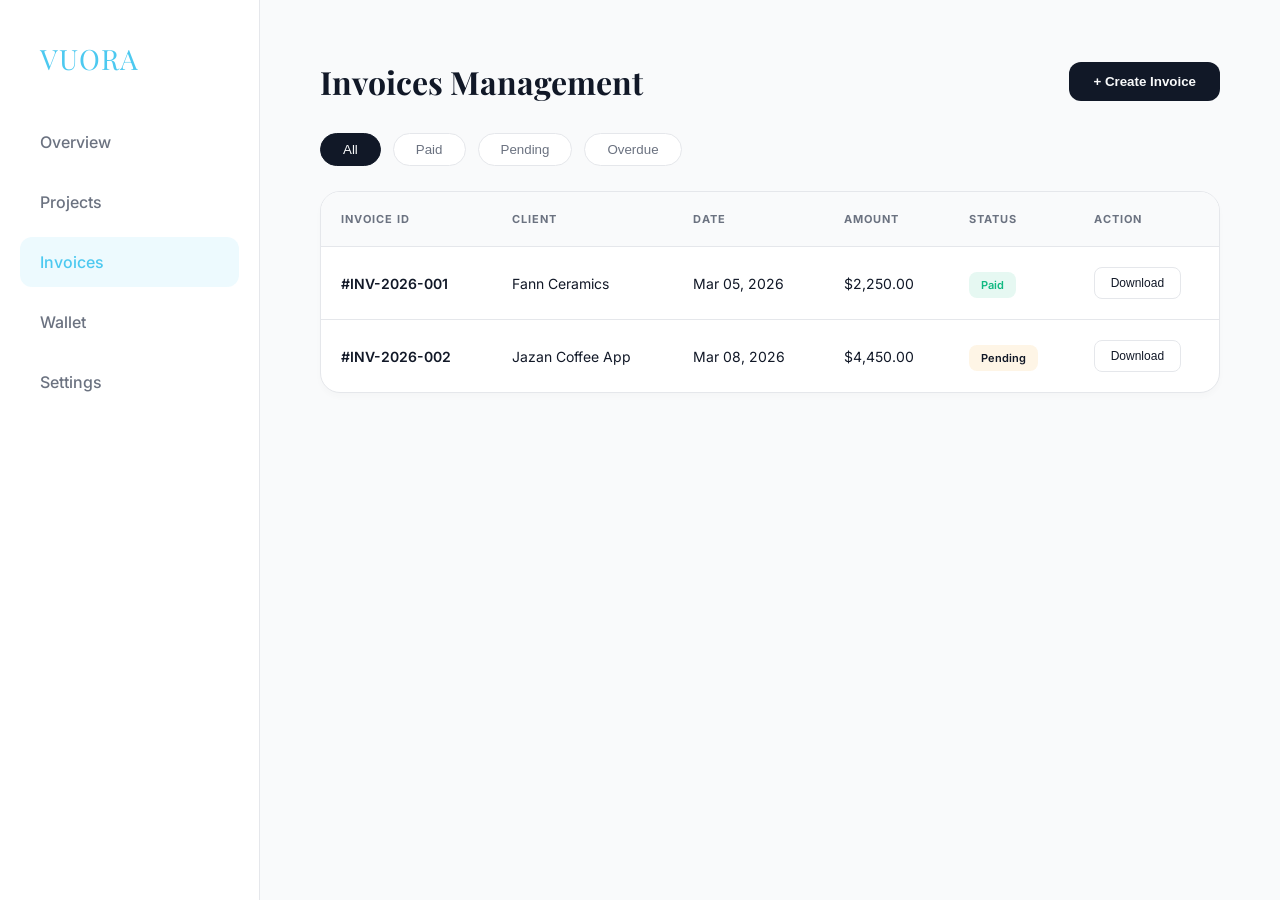
<file: Vuora_Invoices.html>
<!DOCTYPE html>
<html lang="en">
<head>
    <meta charset="UTF-8">
    <meta name="viewport" content="width=device-width, initial-scale=1.0">
    <title>Vuora | Invoices Management</title>
    
    <link href="https://fonts.googleapis.com/css2?family=Inter:wght@400;600&family=Playfair+Display:wght@700&display=swap" rel="stylesheet">
    
    <link rel="stylesheet" type="text/css" href="Vuora.css">
    <link rel="stylesheet" type="text/css" href="Invoices.css">

    

    <script>
        (function() {
            const savedTheme = localStorage.getItem('theme') || 'light';
            document.documentElement.setAttribute('data-theme', savedTheme);
        })();
    </script>
</head>
<body>

    <aside class="sidebar">
        <div class="sidebar-logo">VUORA</div>
        <nav class="menu">
            <a href="Vuora_Dashboard.html" class="menu-item">Overview</a>
            <a href="Vuora_Projects.html" class="menu-item">Projects</a>
            <a href="Vuora_Invoices" class="menu-item active">Invoices</a>
            <a href="Vuora_Wallet.html" class="menu-item">Wallet</a>
            <a href="Vuora_Settings.html" class="menu-item">Settings</a>
        </nav>
    </aside>

    <main class="main-content">
        <header class="header">
            <h1>Invoices Management</h1>
            <button class="btn-primary" onclick="toggleModal('addInvoiceModal', true)">+ Create Invoice</button>
        </header>

        <div class="filter-container">
            <button class="filter-btn active" onclick="handleFilter('all', this)">All</button>
            <button class="filter-btn" onclick="handleFilter('paid', this)">Paid</button>
            <button class="filter-btn" onclick="handleFilter('pending', this)">Pending</button>
            <button class="filter-btn" onclick="handleFilter('overdue', this)">Overdue</button>
        </div>

        <div class="table-container">
            <table id="invoiceTable">
                <thead>
                    <tr>
                        <th>Invoice ID</th>
                        <th>Client</th>
                        <th>Date</th>
                        <th>Amount</th>
                        <th>Status</th>
                        <th>Action</th>
                    </tr>
                </thead>
                <tbody>
                    <tr class="invoice-row" data-status="paid">
                        <td style="font-weight: 600;">#INV-2026-001</td>
                        <td>Fann Ceramics</td>
                        <td>Mar 05, 2026</td>
                        <td>$2,250.00</td>
                        <td><span class="status paid">Paid</span></td>
                        <td><button class="btn-download">Download</button></td>
                    </tr>
                    <tr class="invoice-row" data-status="pending">
                        <td style="font-weight: 600;">#INV-2026-002</td>
                        <td>Jazan Coffee App</td>
                        <td>Mar 08, 2026</td>
                        <td>$4,450.00</td>
                        <td><span class="status pending">Pending</span></td>
                        <td><button class="btn-download">Download</button></td>
                    </tr>
                </tbody>
            </table>
        </div>
    </main>

    <div id="addInvoiceModal" class="modal">
        <div class="modal-content">
            <h2 style="font-family: 'Playfair Display', serif; margin-top: 0; font-size: 24px;">New Invoice</h2>
            
            <div class="input-group">
                <label>Client Name</label>
                <input type="text" id="clientNameInput" placeholder="e.g. Fann Ceramics">
            </div>
            
            <div class="input-group">
                <label>Contract Value ($)</label>
                <input type="number" id="amountInput" placeholder="4500">
            </div>

            <div class="input-group">
                <label>Payment Status</label>
                <select id="statusInput">
                    <option value="paid">Paid</option>
                    <option value="pending">Pending</option>
                    <option value="overdue">Overdue</option>
                </select>
            </div>

            <div class="input-group">
                <label>Invoice Date</label>
                <input type="date" id="invoiceDate">
            </div>

            <div style="display: flex; gap: 12px; margin-top: 10px;">
                <button onclick="toggleModal('addInvoiceModal', false)" style="flex: 1; padding: 12px; background: none; border: 1px solid var(--card-border); border-radius: 12px; cursor: pointer; color: var(--text-light);">Cancel</button>
                <button class="btn-primary" style="flex: 1;" onclick="processNewInvoice()">Create</button>
            </div>
        </div>
    </div>

    <script>
        
         
        
        function toggleModal(id, show) {
            const modal = document.getElementById(id);
            modal.style.display = show ? 'flex' : 'none';
            if(show) {
                document.getElementById('invoiceDate').value = new Date().toISOString().split('T')[0];
            }
        }

        function processNewInvoice() {
            const client = document.getElementById('clientNameInput').value;
            const amount = document.getElementById('amountInput').value;
            const status = document.getElementById('statusInput').value;
            const date = document.getElementById('invoiceDate').value;
            
            if(!client || !amount || !date) {
                alert("Please complete all fields.");
                return;
            }

            const formattedDate = new Date(date).toLocaleDateString('en-US', { 
                month: 'short', day: '2-digit', year: 'numeric' 
            });
            const invId = `#INV-2026-${Math.floor(100 + Math.random() * 899)}`;

            const tableBody = document.querySelector('#invoiceTable tbody');
            const row = document.createElement('tr');
            row.className = "invoice-row";
            row.setAttribute('data-status', status);

            row.innerHTML = `
                <td style="font-weight: 600;">${invId}</td>
                <td>${client}</td>
                <td>${formattedDate}</td>
                <td>$${parseFloat(amount).toLocaleString()}</td>
                <td><span class="status ${status}">${status}</span></td>
                <td><button class="btn-download">Download</button></td>
            `;

            tableBody.prepend(row);
            toggleModal('addInvoiceModal', false);
            resetForm();
        }

        function resetForm() {
            document.getElementById('clientNameInput').value = "";
            document.getElementById('amountInput').value = "";
        }

        function handleFilter(status, btn) {
            document.querySelectorAll('.filter-btn').forEach(b => b.classList.remove('active'));
            btn.classList.add('active');

            document.querySelectorAll('.invoice-row').forEach(row => {
                const rowStatus = row.getAttribute('data-status');
                row.style.display = (status === 'all' || rowStatus === status) ? '' : 'none';
            });
        }
    </script>
</body>
</html>
</file>
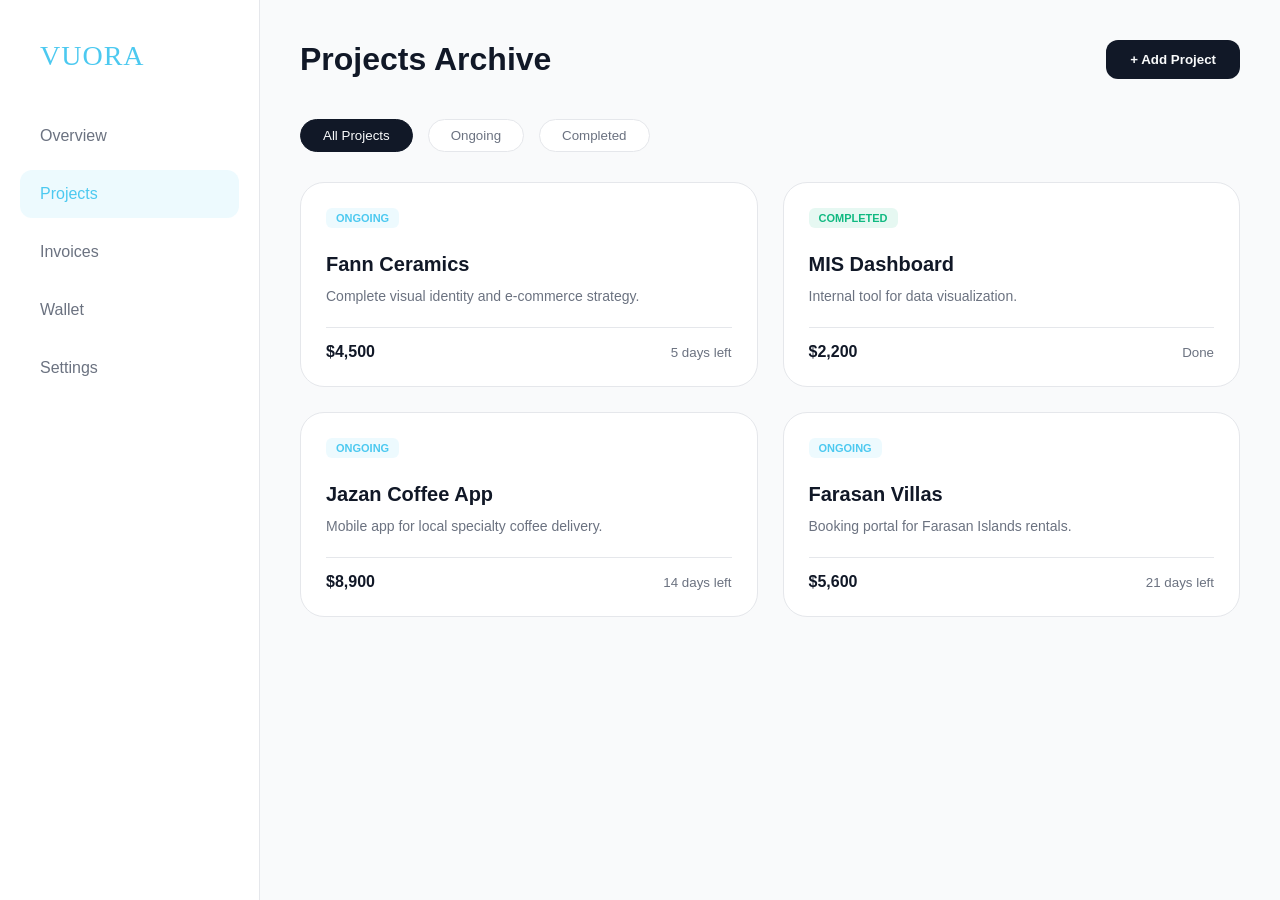
<file: Vuora_Projects.html>
<!DOCTYPE html>
<html lang="en">
<head>
    <meta charset="UTF-8">
    <meta name="viewport" content="width=device-width, initial-scale=1.0">
    <title>Vuora | Projects Archive</title>
    <link rel="stylesheet" href="Vuora.css">
    <link rel="stylesheet" href="Projects.css">

    <script>
        (function() {
            if (localStorage.getItem('theme') === 'dark') {
                document.documentElement.setAttribute('data-theme', 'dark');
            }
        })();
    </script>
</head>
<body>

    <aside class="sidebar">
        <div class="sidebar-logo">VUORA</div>
        <nav class="menu">
            <a href="Vuora_Dashboard.html" class="menu-item">Overview</a>
            <a href="Vuora_Projects.html" class="menu-item active">Projects</a>
            <a href="Vuora_Invoices.html" class="menu-item">Invoices</a>
            <a href="Vuora_Wallet.html" class="menu-item">Wallet</a>
            <a href="Vuora_Settings.html" class="menu-item">Settings</a>
        </nav>
    </aside>

    <main class="main-content">
        <header class="header">
            <h1>Projects Archive</h1>
            <button onclick="openAddModal()" class="btn-add-project">+ Add Project</button>
        </header>

        <div class="filters">
            <button class="filter-btn active" onclick="filterProjects('all', this)">All Projects</button>
            <button class="filter-btn" onclick="filterProjects('ongoing', this)">Ongoing</button>
            <button class="filter-btn" onclick="filterProjects('completed', this)">Completed</button>
        </div>

        <div class="projects-grid" id="projectsGrid">
            <div class="project-card ongoing" onclick="openDetails('Fann Ceramics', 'Comprehensive Visual Identity Overhaul and UX Strategy designed to bridge traditional craftsmanship with modern e-commerce standards.', '$4,500', 'ongoing')">
                <span class="tag ongoing">Ongoing</span>
                <div class="project-title">Fann Ceramics</div>
                <p class="project-desc">Complete visual identity and e-commerce strategy.</p>
                <div class="project-footer">
                    <span class="price-val">$4,500</span>
                    <small class="time-val">5 days left</small>
                </div>
            </div>

            <div class="project-card completed" onclick="openDetails('MIS Dashboard', 'Engineering a High Performance Corporate Analytics Interface focused on real-time data visualization.', '$2,200', 'completed')">
                <span class="tag completed">Completed</span>
                <div class="project-title">MIS Dashboard</div>
                <p class="project-desc">Internal tool for data visualization.</p>
                <div class="project-footer">
                    <span class="price-val">$2,200</span>
                    <small class="time-val">Done</small>
                </div>
            </div>

            <div class="project-card ongoing" onclick="openDetails('Jazan Coffee App', 'Developing a sophisticated logistics ecosystem for specialty coffee supplies.', '$8,900', 'ongoing')">
                <span class="tag ongoing">Ongoing</span>
                <div class="project-title">Jazan Coffee App</div>
                <p class="project-desc">Mobile app for local specialty coffee delivery.</p>
                <div class="project-footer">
                    <span class="price-val">$8,900</span>
                    <small class="time-val">14 days left</small>
                </div>
            </div>

            <div class="project-card ongoing" onclick="openDetails('Farasan Villas', 'A bespoke booking gateway for elite vacation rentals on Farasan Islands.', '$5,600', 'ongoing')">
                <span class="tag ongoing">Ongoing</span>
                <div class="project-title">Farasan Villas</div>
                <p class="project-desc">Booking portal for Farasan Islands rentals.</p>
                <div class="project-footer">
                    <span class="price-val">$5,600</span>
                    <small class="time-val">21 days left</small>
                </div>
            </div>
        </div>
    </main>

    <div id="addModal" class="modal">
        <div class="modal-content">
            <h2 style="font-family: 'Playfair Display', serif; margin-top: 0;">Add New Project</h2>
            <div class="input-group">
                <label>Project Name</label>
                <input type="text" id="newProjName" placeholder="e.g. Website Redesign">
            </div>
            <div class="input-group">
                <label>Budget ($)</label>
                <input type="number" id="newProjBudget" placeholder="0.00">
            </div>
            <div class="input-group">
                <label>Status</label>
                <select id="newProjStatus">
                    <option value="ongoing">Ongoing</option>
                    <option value="completed">Completed</option>
                </select>
            </div>
            <div class="input-group">
                <label>Description</label>
                <textarea id="newProjDesc" rows="3" placeholder="Describe the project..."></textarea>
            </div>
            <div style="display:flex; gap:10px; margin-top:20px;">
                <button onclick="closeAddModal()" class="btn-cancel">Cancel</button>
                <button onclick="addNewProject()" class="btn-save">Save Project</button>
            </div>
        </div>
    </div>

    <div id="detailsModal" class="modal">
        <div class="modal-content details-content">
            <div class="modal-header-line"></div>
            <button class="close-minimal" onclick="closeDetailsModal()">&times;</button>
            <div class="modal-body-padding">
                <h2 id="modalTitleText" style="font-family: 'Playfair Display', serif; font-size: 32px; margin: 0 0 15px 0; color: var(--text-dark);"></h2>
                <p id="modalDescText" style="line-height: 1.8; color: var(--text-light); font-size: 15px; margin-bottom: 0;"></p>
                <div class="info-grid">
                    <div class="info-item">
                        <label>Contract Value</label>
                        <span id="detBudget"></span>
                    </div>
                    <div class="info-item">
                        <label>Status</label>
                        <span id="detStatusLabel" style="text-transform: capitalize;"></span>
                    </div>
                </div>
                <div style="margin-top: 30px; display: flex; justify-content: space-between; align-items: center;">
                    <span style="font-size: 12px; color: var(--text-light); font-style: italic;">Reference: VU-2026-001</span>
                    <button onclick="closeDetailsModal()" class="btn-dismiss">DISMISS</button>
                </div>
            </div>
        </div>
    </div>

    <script>
        function filterProjects(status, btn) {
            document.querySelectorAll('.filter-btn').forEach(b => b.classList.remove('active'));
            btn.classList.add('active');
            const cards = document.querySelectorAll('.project-card');
            cards.forEach(card => {
                if (status === 'all') card.style.display = 'block';
                else card.style.display = card.classList.contains(status) ? 'block' : 'none';
            });
        }

        function openAddModal() { document.getElementById('addModal').style.display = 'flex'; }
        function closeAddModal() { document.getElementById('addModal').style.display = 'none'; }

        function addNewProject() {
            const name = document.getElementById('newProjName').value;
            const budget = document.getElementById('newProjBudget').value;
            const status = document.getElementById('newProjStatus').value;
            const desc = document.getElementById('newProjDesc').value;

            if (name && budget) {
                const grid = document.getElementById('projectsGrid');
                const newCard = document.createElement('div');
                newCard.className = `project-card ${status}`;
                newCard.onclick = () => openDetails(name, desc, `$${budget}`, status);
                newCard.innerHTML = `
                    <span class="tag ${status}">${status}</span>
                    <div class="project-title">${name}</div>
                    <p class="project-desc">${desc}</p>
                    <div class="project-footer">
                        <span class="price-val">$${budget}</span>
                        <small class="time-val">Just added</small>
                    </div>
                `;
                grid.prepend(newCard);
                closeAddModal();
                document.getElementById('newProjName').value = '';
                document.getElementById('newProjBudget').value = '';
                document.getElementById('newProjDesc').value = '';
            }
        }

        function openDetails(title, desc, budget, status) {
            document.getElementById('modalTitleText').innerText = title;
            document.getElementById('modalDescText').innerText = desc;
            document.getElementById('detBudget').innerText = budget;
            document.getElementById('detStatusLabel').innerText = status;
            document.getElementById('detailsModal').style.display = 'flex';
        }

        function closeDetailsModal() { document.getElementById('detailsModal').style.display = 'none'; }
    </script>
</body>
</html>
</file>
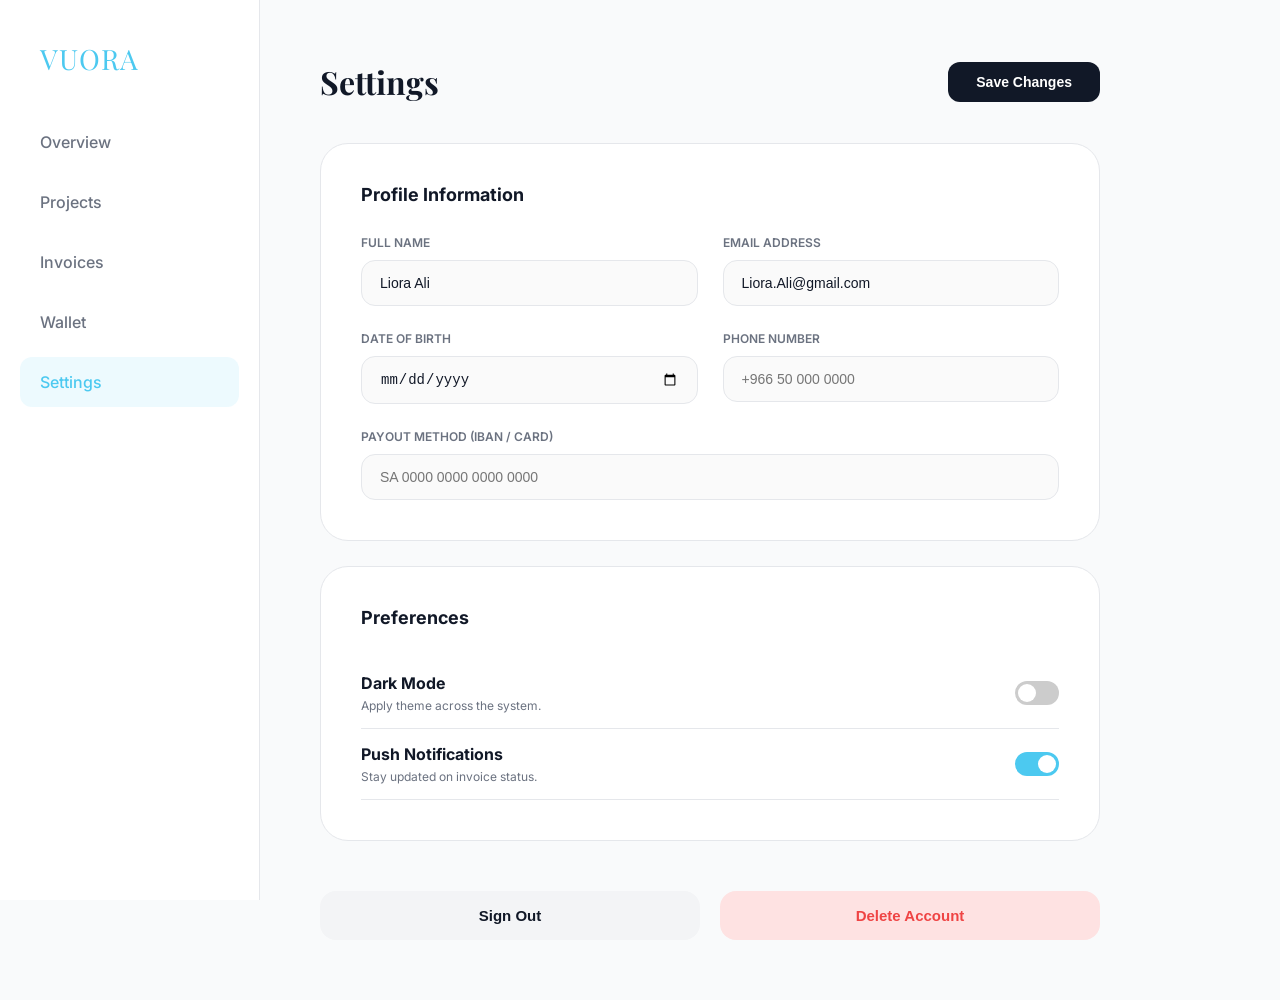
<file: Vuora_Settings.html>
<!DOCTYPE html>
<html lang="en">
<head>
    <meta charset="UTF-8">
    <meta name="viewport" content="width=device-width, initial-scale=1.0">
    <title>Vuora | Settings</title>
    
    <link href="https://fonts.googleapis.com/css2?family=Playfair+Display:wght@700&family=Inter:wght@400;500;600&display=swap" rel="stylesheet">
    
    <link rel="stylesheet" href="Vuora.css">
    
    <link rel="stylesheet" href="Settings.css">
</head>
<body>

    <aside class="sidebar">
        <div class="sidebar-logo">VUORA</div>
        <nav class="menu">
            <a href="Vuora_Dashboard.html" class="menu-item">Overview</a>
            <a href="Vuora_Projects.html" class="menu-item">Projects</a>
            <a href="Vuora_Invoices.html" class="menu-item">Invoices</a>
            <a href="Vuora_Wallet.html" class="menu-item">Wallet</a>
            <a href="Vuora_Settings.html" class="menu-item active">Settings</a>
        </nav>
    </aside>

    <main class="main-content">
        <div class="header-flex">
            <h1>Settings</h1>
            <button class="save-btn" onclick="saveSettings()">Save Changes</button>
        </div>

        <section class="settings-card">
            <h2>Profile Information</h2>
            <div class="form-grid">
                <div class="input-group">
                    <label>Full Name</label>
                    <input type="text" id="userName" value="Liora Ali">
                </div>
                <div class="input-group">
                    <label>Email Address</label>
                    <input type="email" id="userEmail" value="Liora.Ali@gmail.com">
                </div>
                <div class="input-group">
                    <label>Date of Birth</label>
                    <input type="date" id="userDOB">
                </div>
                <div class="input-group">
                    <label>Phone Number</label>
                    <input type="tel" id="userPhone" placeholder="+966 50 000 0000">
                </div>
                <div class="input-group" style="grid-column: span 2;">
                    <label>Payout Method (IBAN / Card)</label>
                    <input type="text" id="userCard" placeholder="SA 0000 0000 0000 0000">
                </div>
            </div>
        </section>

        <section class="settings-card">
            <h2>Preferences</h2>
            <div class="toggle-row">
                <div>
                    <h4 style="margin:0;">Dark Mode</h4>
                    <p style="margin:5px 0 0; font-size:12px; color:var(--text-light);">Apply theme across the system.</p>
                </div>
                <label class="switch">
                    <input type="checkbox" id="darkModeToggle">
                    <span class="slider"></span>
                </label>
            </div>
            
            <div class="toggle-row">
                <div>
                    <h4 style="margin:0;">Push Notifications</h4>
                    <p style="margin:5px 0 0; font-size:12px; color:var(--text-light);">Stay updated on invoice status.</p>
                </div>
                <label class="switch">
                    <input type="checkbox" checked>
                    <span class="slider"></span>
                </label>
            </div>
        </section>

        <div class="footer-actions">
            <button class="btn-luxury btn-logout" onclick="window.location.href='index.html'">Sign Out</button>
            <button class="btn-luxury btn-delete" onclick="toggleModal(true)">Delete Account</button>
        </div>
    </main>

    <div class="modal-overlay" id="deleteModal">
        <div class="modal-card">
            <h3>Permanent Action</h3>
            <p>Are you sure? Once you delete your account, there is no going back.</p>
            <div style="display: flex; gap: 15px; margin-top: 20px;">
                <button class="btn-luxury modal-cancel" onclick="toggleModal(false)">Cancel</button>
                <button class="confirm-delete-btn" onclick="confirmDelete()">Confirm Delete</button>
            </div>
        </div>
    </div>

    <script>
        const toggle = document.getElementById('darkModeToggle');
        
        if (localStorage.getItem('theme') === 'dark') {
            document.documentElement.setAttribute('data-theme', 'dark');
            toggle.checked = true;
        }

        toggle.addEventListener('change', () => {
            if (toggle.checked) {
                document.documentElement.setAttribute('data-theme', 'dark');
                localStorage.setItem('theme', 'dark');
            } else {
                document.documentElement.removeAttribute('data-theme');
                localStorage.setItem('theme', 'light');
            }
        });

        function toggleModal(show) {
            document.getElementById('deleteModal').style.display = show ? 'flex' : 'none';
        }

        function saveSettings() {
            alert('Settings updated successfully!');
        }
    </script>
</body>
</html>
</file>
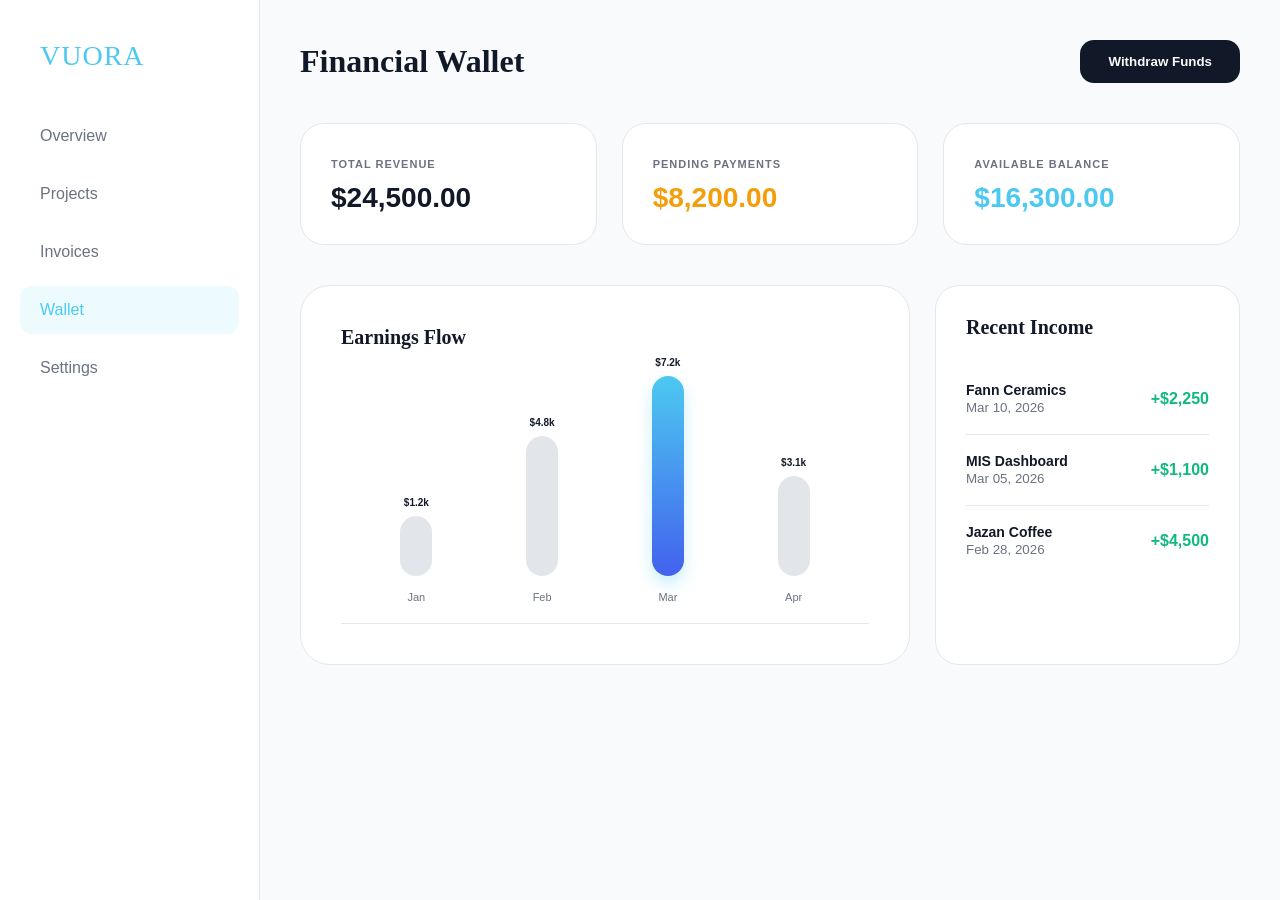
<file: Vuora_Wallet.html>
<!DOCTYPE html>
<html lang="en">
<head>
    <meta charset="UTF-8">
    <meta name="viewport" content="width=device-width, initial-scale=1.0">
    <title>Vuora | Financial Wallet</title>
    <link rel="stylesheet" href="Vuora.css">
    <link rel="stylesheet" href="Wallet.css">
    
    <script>
        (function() {
            if (localStorage.getItem('theme') === 'dark') {
                document.documentElement.setAttribute('data-theme', 'dark');
            }
        })();
    </script>
</head>
<body>

    <aside class="sidebar">
        <div class="sidebar-logo">VUORA</div>
        <nav class="menu">
            <a href="Vuora_Dashboard.html" class="menu-item">Overview</a>
            <a href="Vuora_Projects.html" class="menu-item">Projects</a>
            <a href="Vuora_Invoices.html" class="menu-item">Invoices</a>
            <a href="Vuora_Wallet.html" class="menu-item active">Wallet</a>
            <a href="Vuora_Settings.html" class="menu-item">Settings</a>
        </nav>
    </aside>

    <main class="main-content">
        <header class="wallet-header">
            <h1 class="page-title">Financial Wallet</h1>
            <button class="btn-primary-glow" onclick="toggleWithdrawModal(true)">Withdraw Funds</button>
        </header>

        <section class="stats-grid">
            <div class="stat-card">
                <label class="stat-label">Total Revenue</label>
                <span class="stat-amount">$24,500.00</span>
            </div>
            <div class="stat-card">
                <label class="stat-label">Pending Payments</label>
                <span class="stat-amount status-pending">$8,200.00</span>
            </div>
            <div class="stat-card">
                <label class="stat-label">Available Balance</label>
                <span class="stat-amount status-accent">$16,300.00</span>
            </div>
        </section>

        <div class="wallet-layout">
            <section class="chart-container">
                <h3 class="section-title">Earnings Flow</h3>
                <div class="chart-visual">
                    <div class="bar-group">
                        <span class="bar-value">$1.2k</span>
                        <div class="bar-pillar" style="height: 60px;"></div>
                        <span class="bar-label">Jan</span>
                    </div>
                    <div class="bar-group">
                        <span class="bar-value">$4.8k</span>
                        <div class="bar-pillar" style="height: 140px;"></div>
                        <span class="bar-label">Feb</span>
                    </div>
                    <div class="bar-group active">
                        <span class="bar-value">$7.2k</span>
                        <div class="bar-pillar" style="height: 200px;"></div>
                        <span class="bar-label">Mar</span>
                    </div>
                    <div class="bar-group">
                        <span class="bar-value">$3.1k</span>
                        <div class="bar-pillar" style="height: 100px;"></div>
                        <span class="bar-label">Apr</span>
                    </div>
                </div>
            </section>

            <section class="activity-container">
                <h3 class="section-title">Recent Income</h3>
                <div class="activity-list">
                    <div class="activity-item">
                        <div class="activity-meta">
                            <h4>Fann Ceramics</h4>
                            <small>Mar 10, 2026</small>
                        </div>
                        <div class="amount-entry positive">+$2,250</div>
                    </div>
                    <div class="activity-item">
                        <div class="activity-meta">
                            <h4>MIS Dashboard</h4>
                            <small>Mar 05, 2026</small>
                        </div>
                        <div class="amount-entry positive">+$1,100</div>
                    </div>
                    <div class="activity-item">
                        <div class="activity-meta">
                            <h4>Jazan Coffee</h4>
                            <small>Feb 28, 2026</small>
                        </div>
                        <div class="amount-entry positive">+$4,500</div>
                    </div>
                </div>
            </section>
        </div>
    </main>

    <div class="overlay-modal" id="withdrawModal">
        <div class="modal-surface">
            <h2 class="modal-heading">Withdraw Funds</h2>
            <p class="modal-subtext">Transfer your available balance to your linked bank account.</p>
            
            <div class="form-group">
                <label>Amount to Withdraw ($)</label>
                <input type="number" id="withdrawAmountInput" min="100" max="16300" placeholder="Min $100">
            </div>

            <div class="form-group">
                <label>Payout Destination</label>
                <input type="text" value="Saudi National Bank (**** 4210)" readonly class="input-readonly">
            </div>

            <div class="modal-footer">
                <button class="btn-cancel" onclick="toggleWithdrawModal(false)">Cancel</button>
                <button class="btn-primary-glow" onclick="handleWithdrawal()">Confirm Payout</button>
            </div>
        </div>
    </div>

    <script>
        function toggleWithdrawModal(isOpen) {
            document.getElementById('withdrawModal').style.display = isOpen ? 'flex' : 'none';
        }

        function handleWithdrawal() {
            const amount = document.getElementById('withdrawAmountInput').value;
            if (amount && amount >= 100) {
                alert(`Payout initiated! $${amount} will be credited within 24 hours.`);
                toggleWithdrawModal(false);
            } else {
                alert("Minimum withdrawal is $100.");
            }
        }

        window.addEventListener('load', () => {
            const pillars = document.querySelectorAll('.bar-pillar');
            pillars.forEach(pillar => {
                const targetHeight = pillar.style.height;
                pillar.style.height = '0px';
                setTimeout(() => {
                    pillar.style.height = targetHeight;
                }, 150);
            });
        });
    </script>
</body>
</html>
</file>
<file: Vuora.css>
/* Project: Vuora Dashboard (Global Styles)
*/

/* 1. Design System Variables */
:root {
    --bg-main: #F9FAFB;
    --sidebar-color: #FFFFFF;
    --accent: #4cc9f0;
    --text-dark: #111827;
    --text-light: #6B7280;
    --card-border: #E5E7EB;
    --card-bg: #FFFFFF;
    --danger: #EF4444;
    --success: #10B981;
    --input-bg: #FAFAFA;
    --btn-secondary: #f3f4f6;
    --save-btn-bg: #111827;
    --save-btn-text: #FFFFFF;
    --card-border-radius: 24px;
}

/* 2. Dark Theme Overrides */
[data-theme="dark"] {
    --bg-main: #0b0f19;
    --sidebar-color: #111827;
    --text-dark: #f9fafb;
    --text-light: #9ca3af;
    --card-border: #374151;
    --card-bg: #1f2937;
    --input-bg: #111827;
    --btn-secondary: #374151;
    --save-btn-bg: #FFFFFF;
    --save-btn-text: #111827;
}

/* 3. Base Elements */
* {
    margin: 0;
    padding: 0;
    box-sizing: border-box;
}

body { 
    font-family: 'Inter', sans-serif; 
    background-color: var(--bg-main); 
    display: flex; 
    color: var(--text-dark); 
    transition: background-color 0.3s ease, color 0.3s ease;
    min-height: 100vh;
}

/* 4. Sidebar Navigation */
.sidebar { 
    width: 260px; 
    height: 100vh; 
    background: var(--sidebar-color); 
    border-right: 1px solid var(--card-border); 
    position: fixed; 
    padding: 40px 20px; 
    z-index: 100;
}

.sidebar-logo { 
    font-family: 'Playfair Display', serif; 
    font-size: 28px; 
    color: var(--accent); 
    margin-bottom: 40px; 
    padding-left: 20px; 
    letter-spacing: 1px;
}

.menu-item { 
    display: block; 
    padding: 15px 20px; 
    color: var(--text-light); 
    text-decoration: none; 
    border-radius: 12px; 
    margin-bottom: 10px; 
    transition: all 0.3s ease; 
    font-weight: 500;
}

.menu-item:hover, .menu-item.active {
    background: rgba(76, 201, 240, 0.1);
    color: var(--accent);
}

/* 5. Main Content Area */
.main-content {
    flex: 1;
    margin-left: 260px;
    padding: 40px;
    min-height: 100vh;
}

/* 6. Helper Classes (للتنظيف ومنع التكرار) */
.text-success { color: var(--success); }
.text-danger { color: var(--danger); }
.text-muted { color: var(--text-light); }

.save-btn {
    background-color: var(--save-btn-bg);
    color: var(--save-btn-text);
    padding: 12px 24px;
    border: none;
    border-radius: 10px;
    cursor: pointer;
    font-weight: 600;
    transition: all 0.3s ease;
}

.save-btn:hover {
    opacity: 0.9;
    transform: translateY(-2px);
}
</file>
<file: Invoices.css>
/* --- Main Layout --- */
        .main-content { 
            margin-left: 260px; 
            padding: 60px; 
            width: calc(100% - 260px); 
            box-sizing: border-box;
        }
        .header { 
            display: flex; 
            justify-content: space-between; 
            align-items: center; 
            margin-bottom: 30px; 
        }
        .header h1 { 
            font-family: 'Playfair Display', serif; 
            font-size: 32px; 
            margin: 0; 
        }

        /* --- Controls & Filters --- */
        .filter-container { margin-bottom: 25px; display: flex; gap: 12px; }
        .filter-btn { 
            background: var(--card-bg); 
            border: 1px solid var(--card-border); 
            padding: 8px 22px; 
            border-radius: 20px; 
            color: var(--text-light); 
            cursor: pointer; 
            transition: 0.3s; 
        }
        .filter-btn.active { 
            background: var(--text-dark); 
            color: var(--bg-main); 
            border-color: var(--text-dark); 
        }

        /* --- Table Styling --- */
        .table-container { 
            background: var(--card-bg); 
            border-radius: 20px; 
            border: 1px solid var(--card-border); 
            overflow: hidden; 
            box-shadow: 0 4px 6px rgba(0,0,0,0.02); 
        }
        table { width: 100%; border-collapse: collapse; text-align: left; }
        th { 
            background: var(--bg-main); 
            padding: 20px; 
            font-size: 11px; 
            text-transform: uppercase; 
            letter-spacing: 1px; 
            color: var(--text-light); 
            border-bottom: 1px solid var(--card-border); 
        }
        td { padding: 20px; border-bottom: 1px solid var(--card-border); font-size: 14px; }
        tr:last-child td { border-bottom: none; }

        /* --- Status Badges --- */
        .status { padding: 6px 12px; border-radius: 8px; font-size: 11px; font-weight: 600; text-transform: capitalize; }
        .status.paid { background: rgba(16, 185, 129, 0.1); color: var(--success); }
        .status.pending { background: rgba(245, 158, 11, 0.1); color: var(--warning); }
        .status.overdue { background: rgba(239, 68, 68, 0.1); color: var(--danger); }

        /* --- Buttons & Effects --- */
        .btn-primary { 
            background: var(--text-dark); 
            color: var(--bg-main); 
            padding: 12px 24px; 
            border-radius: 12px; 
            border: none; 
            font-weight: 600; 
            cursor: pointer; 
            transition: all 0.3s cubic-bezier(0.4, 0, 0.2, 1); 
        }
        .btn-primary:hover { 
            transform: translateY(-3px); 
            box-shadow: 0 10px 20px rgba(76, 201, 240, 0.4); 
        }

        .btn-download { 
            background: transparent; 
            border: 1px solid var(--card-border); 
            padding: 8px 16px; 
            border-radius: 8px; 
            color: var(--text-dark); 
            cursor: pointer; 
            font-size: 12px; 
            transition: 0.3s; 
        }
        .btn-download:hover { border-color: var(--accent); color: var(--accent); }

        /* --- Modal System --- */
        .modal { 
            display: none; 
            position: fixed; 
            z-index: 1000; 
            inset: 0; 
            background: var(--modal-overlay); 
            align-items: center; 
            justify-content: center; 
            backdrop-filter: blur(8px); 
        }
        .modal-content { 
            background: var(--card-bg); 
            padding: 40px; 
            border-radius: 32px; 
            width: 100%; 
            max-width: 420px; 
            border: 1px solid var(--card-border); 
            box-shadow: 0 20px 40px rgba(0,0,0,0.1); 
        }
        .input-group { margin-bottom: 20px; }
        .input-group label { 
            display: block; 
            font-size: 11px; 
            color: var(--text-light); 
            margin-bottom: 8px; 
            font-weight: 700; 
            text-transform: uppercase; 
        }
        .input-group input, .input-group select { 
            width: 100%; 
            padding: 12px; 
            border: 1px solid var(--card-border); 
            border-radius: 10px; 
            background: var(--bg-main); 
            color: var(--text-dark); 
            box-sizing: border-box; 
            outline: none; 
        }
        .input-group input:focus { border-color: var(--accent); }
</file>
<file: Projects.css>
/* --- Projects Header & Filters --- */
.header { display: flex; justify-content: space-between; align-items: center; margin-bottom: 40px; }
.filters { display: flex; gap: 15px; margin-bottom: 30px; }

.filter-btn { 
    background: var(--card-bg); border: 1px solid var(--card-border); padding: 8px 22px; 
    border-radius: 20px; color: var(--text-light); cursor: pointer; transition: 0.3s; 
}
.filter-btn.active { background: var(--text-dark); color: var(--bg-main); border-color: var(--text-dark); }

/* --- Grid & Cards --- */
.projects-grid { display: grid; grid-template-columns: repeat(auto-fill, minmax(320px, 1fr)); gap: 25px; }

.project-card { 
    background: var(--card-bg); border: 1px solid var(--card-border); border-radius: 24px; padding: 25px; 
    transition: 0.3s; cursor: pointer;
}
.project-card:hover { border-color: var(--accent); transform: translateY(-5px); }

.tag { font-size: 11px; text-transform: uppercase; font-weight: 600; padding: 4px 10px; border-radius: 6px; margin-bottom: 15px; display: inline-block; }
.tag.ongoing { background: rgba(76, 201, 240, 0.1); color: var(--accent); }
.tag.completed { background: rgba(16, 185, 129, 0.1); color: #10B981; }

.project-title { font-size: 20px; font-weight: 600; color: var(--text-dark); margin: 10px 0; }
.project-desc { font-size: 14px; color: var(--text-light); margin-bottom: 20px; line-height: 1.5; }
.project-footer { display: flex; justify-content: space-between; align-items: center; border-top: 1px solid var(--card-border); padding-top: 15px; }

.price-val { color: var(--text-dark); font-weight: 600; }
.time-val { color: var(--text-light); }

/* --- Modals & Buttons --- */
.modal {
    display: none; position: fixed; z-index: 1000; left: 0; top: 0; width: 100%; height: 100%;
    background: rgba(0,0,0,0.5); align-items: center; justify-content: center; backdrop-filter: blur(5px);
}
.modal-content {
    background: var(--card-bg); padding: 40px; border-radius: 32px; width: 450px;
    border: 1px solid var(--card-border); color: var(--text-dark);
}

.btn-add-project, .btn-save, .btn-dismiss {
    background: var(--text-dark); color: var(--bg-main); padding: 12px 24px; 
    border-radius: 12px; border: none; cursor: pointer; font-weight: 600; transition: 0.3s;
}
.btn-add-project:hover, .btn-save:hover { box-shadow: 0 0 15px rgba(76, 201, 240, 0.4); }

.btn-cancel {
    background: none; border: 1px solid var(--card-border); color: var(--text-light);
    padding: 12px; border-radius: 10px; cursor: pointer; flex: 1;
}

.details-content { padding: 0 !important; width: 500px; overflow: hidden; }
.modal-header-line { height: 4px; background: var(--text-dark); }
.modal-body-padding { padding: 40px; }
.info-grid { display: grid; grid-template-columns: 1fr 1fr; margin-top: 30px; border-top: 1px solid var(--card-border); }
.info-item { padding: 20px 0; }
.close-minimal { position: absolute; top: 20px; right: 20px; background: none; border: none; font-size: 24px; cursor: pointer; color: var(--text-light); }

/* --- Form Inputs --- */
.input-group { margin-bottom: 15px; }
.input-group label { display: block; font-size: 13px; margin-bottom: 5px; color: var(--text-light); }
.input-group input, .input-group textarea, .input-group select {
    width: 100%; padding: 12px; border: 1px solid var(--card-border); border-radius: 10px;
    background: var(--bg-main); color: var(--text-dark); box-sizing: border-box;
}
</file>
<file: Settings.css>
/* Settings Page - Specific Styles */

/* 1. Main Layout Container */
.main-content { 
    margin-left: 260px; 
    padding: 60px; 
    width: calc(100% - 260px); 
    max-width: 900px; 
}

/* 2. Header Actions */
.header-flex { 
    display: flex; 
    justify-content: space-between; 
    align-items: center; 
    margin-bottom: 40px; 
}

.header-flex h1 { 
    font-family: 'Playfair Display', serif; 
    font-size: 32px; 
    margin: 0; 
}

.save-btn { 
    background: var(--save-btn-bg); 
    color: var(--save-btn-text); 
    border: none; 
    padding: 12px 28px; 
    border-radius: 12px; 
    cursor: pointer; 
    font-weight: 600; 
    font-size: 14px; 
    transition: all 0.3s ease;
}

.save-btn:hover { 
    transform: translateY(-3px); 
    box-shadow: 0 0 20px rgba(76, 201, 240, 0.4); 
}

/* 3. Information Cards */
.settings-card { 
    background: var(--card-bg); 
    padding: 40px; 
    border-radius: 28px; 
    border: 1px solid var(--card-border); 
    margin-bottom: 25px; 
}

.settings-card h2 { 
    font-size: 18px; 
    margin-top: 0; 
    margin-bottom: 30px; 
}

/* 4. Form Components */
.form-grid { 
    display: grid; 
    grid-template-columns: 1fr 1fr; 
    gap: 25px; 
}

.input-group label { 
    display: block; 
    font-size: 12px; 
    color: var(--text-light); 
    margin-bottom: 10px; 
    font-weight: 600; 
    text-transform: uppercase; 
}

.input-group input { 
    width: 100%; 
    padding: 14px 18px; 
    border-radius: 14px; 
    border: 1px solid var(--card-border); 
    font-size: 14px; 
    outline: none; 
    background: var(--input-bg); 
    color: var(--text-dark); 
    transition: 0.3s; 
    box-sizing: border-box;
}

/* 5. Interactive Elements (Switches) */
.toggle-row { 
    display: flex; 
    justify-content: space-between; 
    align-items: center; 
    padding: 15px 0; 
    border-bottom: 1px solid var(--card-border); 
}

.switch { 
    position: relative; 
    display: inline-block; 
    width: 44px; 
    height: 24px; 
}

.switch input { opacity: 0; width: 0; height: 0; }

.slider { 
    position: absolute; 
    cursor: pointer; 
    top: 0; left: 0; right: 0; bottom: 0; 
    background-color: #ccc; 
    transition: .4s; 
    border-radius: 34px; 
}

.slider:before { 
    position: absolute; 
    content: ""; 
    height: 18px; width: 18px; 
    left: 3px; bottom: 3px; 
    background-color: white; 
    transition: .4s; 
    border-radius: 50%; 
}

input:checked + .slider { background-color: var(--accent); }
input:checked + .slider:before { transform: translateX(20px); }

/* 6. Modals & Critical Actions */
.modal-overlay { 
    position: fixed; 
    top: 0; left: 0; width: 100%; height: 100%; 
    background: rgba(0,0,0,0.6); 
    backdrop-filter: blur(8px); 
    display: none; 
    align-items: center; 
    justify-content: center; 
    z-index: 1000; 
}

.modal-card { 
    background: var(--card-bg); 
    padding: 45px; 
    border-radius: 32px; 
    width: 420px; 
    text-align: center; 
}

.confirm-delete-btn {
    background: var(--danger); 
    color: white; 
    border: none; 
    padding: 12px 28px; 
    border-radius: 12px; 
    cursor: pointer; 
    font-weight: 600; 
    transition: 0.3s;
}/* 5. Footer Actions (Sign Out & Delete Account) */
.footer-actions { 
    display: flex; 
    gap: 20px; 
    margin-top: 50px; 
}

.btn-luxury { 
    flex: 1; 
    padding: 16px; 
    border-radius: 16px; 
    font-weight: 600; 
    cursor: pointer; 
    transition: all 0.3s ease; 
    border: none; 
    font-size: 15px; 
    text-align: center;
}

/* Sign Out Button Style */
.btn-logout { 
    background: var(--btn-secondary); 
    color: var(--text-dark); 
}

/* Delete Account Button Style (Light Mode) */
.btn-delete { 
    background: #fee2e2; 
    color: #ef4444; 
}

/* Delete Account Button Style (Dark Mode) */
[data-theme="dark"] .btn-delete { 
    background: #450a0a; 
    color: #fecaca; 
}

/* Hover Effects */
.btn-luxury:hover { 
    transform: translateY(-3px); 
    opacity: 0.9; 
}

/* Specific Hover for Delete to avoid blue glow */
.btn-delete:hover {
    box-shadow: 0 10px 15px -3px rgba(239, 68, 68, 0.2);
}
</file>
<file: Wallet.css>
/* --- Wallet Core Styles --- */

.wallet-header {
    display: flex;
    justify-content: space-between;
    align-items: center;
    margin-bottom: 40px;
    width: 100%;
}

.page-title { 
    font-family: 'Playfair Display', serif; 
    font-size: 32px; 
    margin: 0; 
    color: var(--text-dark);
}

.section-title { 
    font-family: 'Playfair Display', serif; 
    margin: 0 0 25px 0; 
    font-size: 20px; 
}

.btn-primary-glow { 
    background: var(--text-dark); 
    color: var(--bg-main); 
    border: none; 
    padding: 14px 28px; 
    border-radius: 14px; 
    font-weight: 600; 
    cursor: pointer; 
    transition: all 0.3s cubic-bezier(0.4, 0, 0.2, 1);
}

.btn-primary-glow:hover { 
    transform: translateY(-3px); 
    box-shadow: 0 10px 25px rgba(76, 201, 240, 0.4); 
}

.btn-cancel {
    background: var(--card-border); 
    color: var(--text-dark); 
    border: none; 
    padding: 14px 28px; 
    border-radius: 14px; 
    font-weight: 600; 
    cursor: pointer; 
    flex: 1;
    transition: 0.2s;
}

.btn-cancel:hover { opacity: 0.85; }

.stats-grid { 
    display: grid; 
    grid-template-columns: repeat(3, 1fr); 
    gap: 25px; 
    margin-bottom: 40px; 
}

.stat-card { 
    background: var(--card-bg); 
    padding: 30px; 
    border-radius: 24px; 
    border: 1px solid var(--card-border); 
    transition: 0.3s ease;
}

.stat-card:hover { 
    border-color: var(--accent); 
    transform: translateY(-5px);
}

.stat-label { 
    font-size: 11px; 
    color: var(--text-light); 
    text-transform: uppercase; 
    font-weight: 700; 
    letter-spacing: 1px; 
}

.stat-amount { 
    font-size: 28px; 
    font-weight: 700; 
    margin-top: 10px; 
    display: block; 
}

.status-pending { color: #F59E0B; }
.status-accent { color: var(--accent); }

.wallet-layout { 
    display: grid; 
    grid-template-columns: 2fr 1fr; 
    gap: 25px; 
}

.chart-container { 
    background: var(--card-bg); 
    padding: 40px; 
    border-radius: 30px; 
    border: 1px solid var(--card-border); 
}

.chart-visual { 
    height: 250px; 
    display: flex; 
    align-items: flex-end; 
    justify-content: space-between; 
    padding: 0 20px 20px 20px; 
    border-bottom: 1px solid var(--card-border);
    gap: 15px; 
}

.bar-group { 
    display: flex; 
    flex-direction: column; 
    align-items: center; 
    flex: 1; 
    min-width: 60px; 
}


.bar-pillar { 
    width: 32px; 
    background: rgba(113, 128, 150, 0.2);
    border-radius: 20px; 
    transition: height 1s ease-out, background 0.3s ease; }

.bar-group.active .bar-pillar { 
    background: linear-gradient(180deg, var(--accent) 0%, #4361ee 100%); 
    box-shadow: 0 10px 20px rgba(76, 201, 240, 0.4); 
}

.bar-group.active .bar-pillar { 
    background: linear-gradient(180deg, var(--accent) 0%, #4361ee 100%); 
    box-shadow: 0 8px 15px rgba(76, 201, 240, 0.3); 
}

.bar-value { 
    font-size: 10px; 
    font-weight: 700; 
    margin-bottom: 8px; 
    color: var(--text-dark); 
}

.bar-label { 
    font-size: 11px; 
    color: var(--text-light); 
    margin-top: 15px; 
}

.activity-container { 
    background: var(--card-bg); 
    padding: 30px; 
    border-radius: 24px; 
    border: 1px solid var(--card-border); 
}

.activity-item { 
    display: flex; 
    justify-content: space-between; 
    align-items: center; 
    padding: 18px 0; 
    border-bottom: 1px solid var(--card-border); 
}

.activity-item:last-child { border-bottom: none; }

.activity-meta h4 { margin: 0; font-size: 14px; }
.activity-meta small { color: var(--text-light); }

.positive { color: #10B981; font-weight: 700; }

.overlay-modal { 
    position: fixed; 
    inset: 0; 
    background: var(--overlay); 
    backdrop-filter: blur(8px); 
    display: none; 
    align-items: center; 
    justify-content: center; 
    z-index: 1000; 
}

.modal-surface { 
    background: var(--card-bg); 
    padding: 40px; 
    border-radius: 32px; 
    width: 420px; 
    border: 1px solid var(--card-border); 
    box-shadow: 0 25px 50px rgba(0,0,0,0.15);
}

.modal-heading { font-family: 'Playfair Display', serif; margin-top: 0; }
.modal-subtext { font-size: 14px; color: var(--text-light); margin-bottom: 25px; }

.form-group { margin-bottom: 20px; }
.form-group label { 
    display: block; 
    font-size: 12px; 
    font-weight: 700; 
    margin-bottom: 8px; 
    color: var(--text-light); 
    text-transform: uppercase; 
}

.form-group input { 
    width: 100%; 
    padding: 14px; 
    border-radius: 12px; 
    border: 1px solid var(--card-border); 
    background: var(--bg-main); 
    color: var(--text-dark); 
    box-sizing: border-box; 
    outline: none;
}

.input-readonly { opacity: 0.7; cursor: not-allowed; }
.modal-footer { display: flex; gap: 12px; margin-top: 30px; }
</file>
